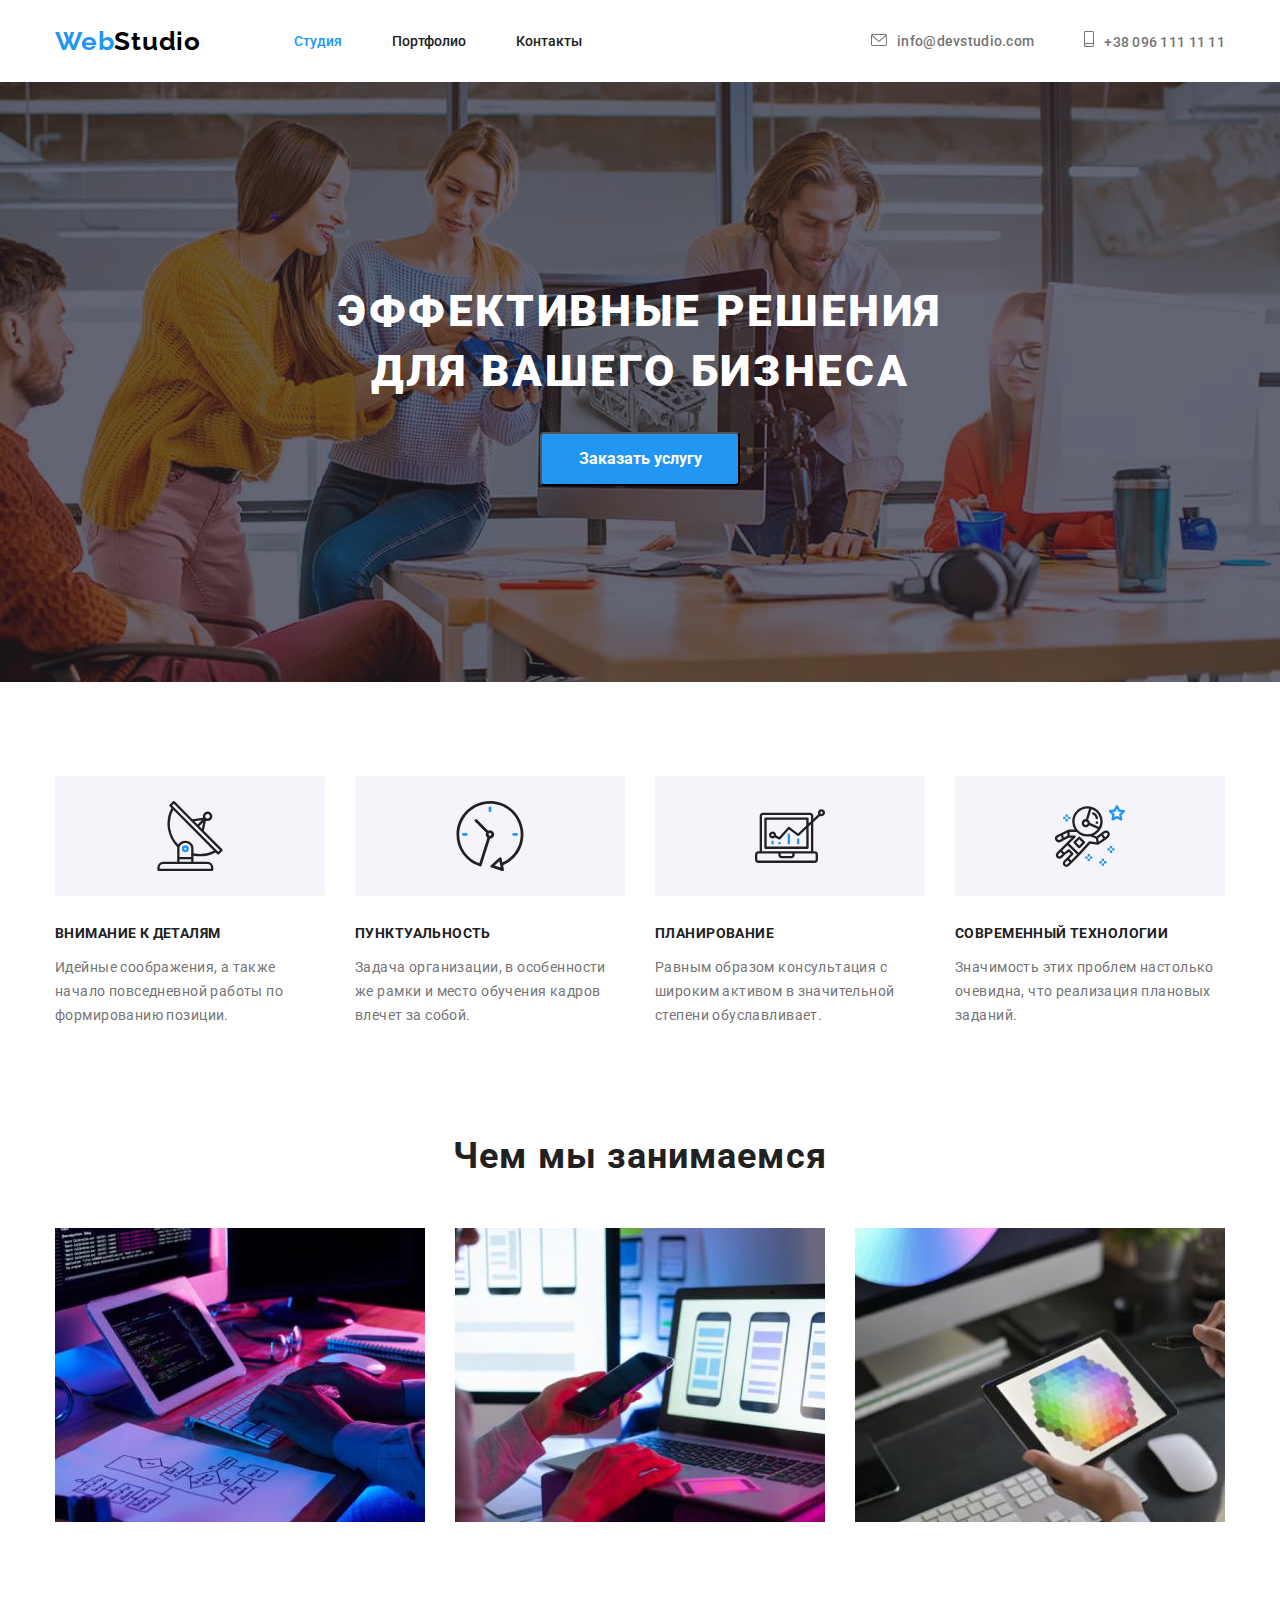
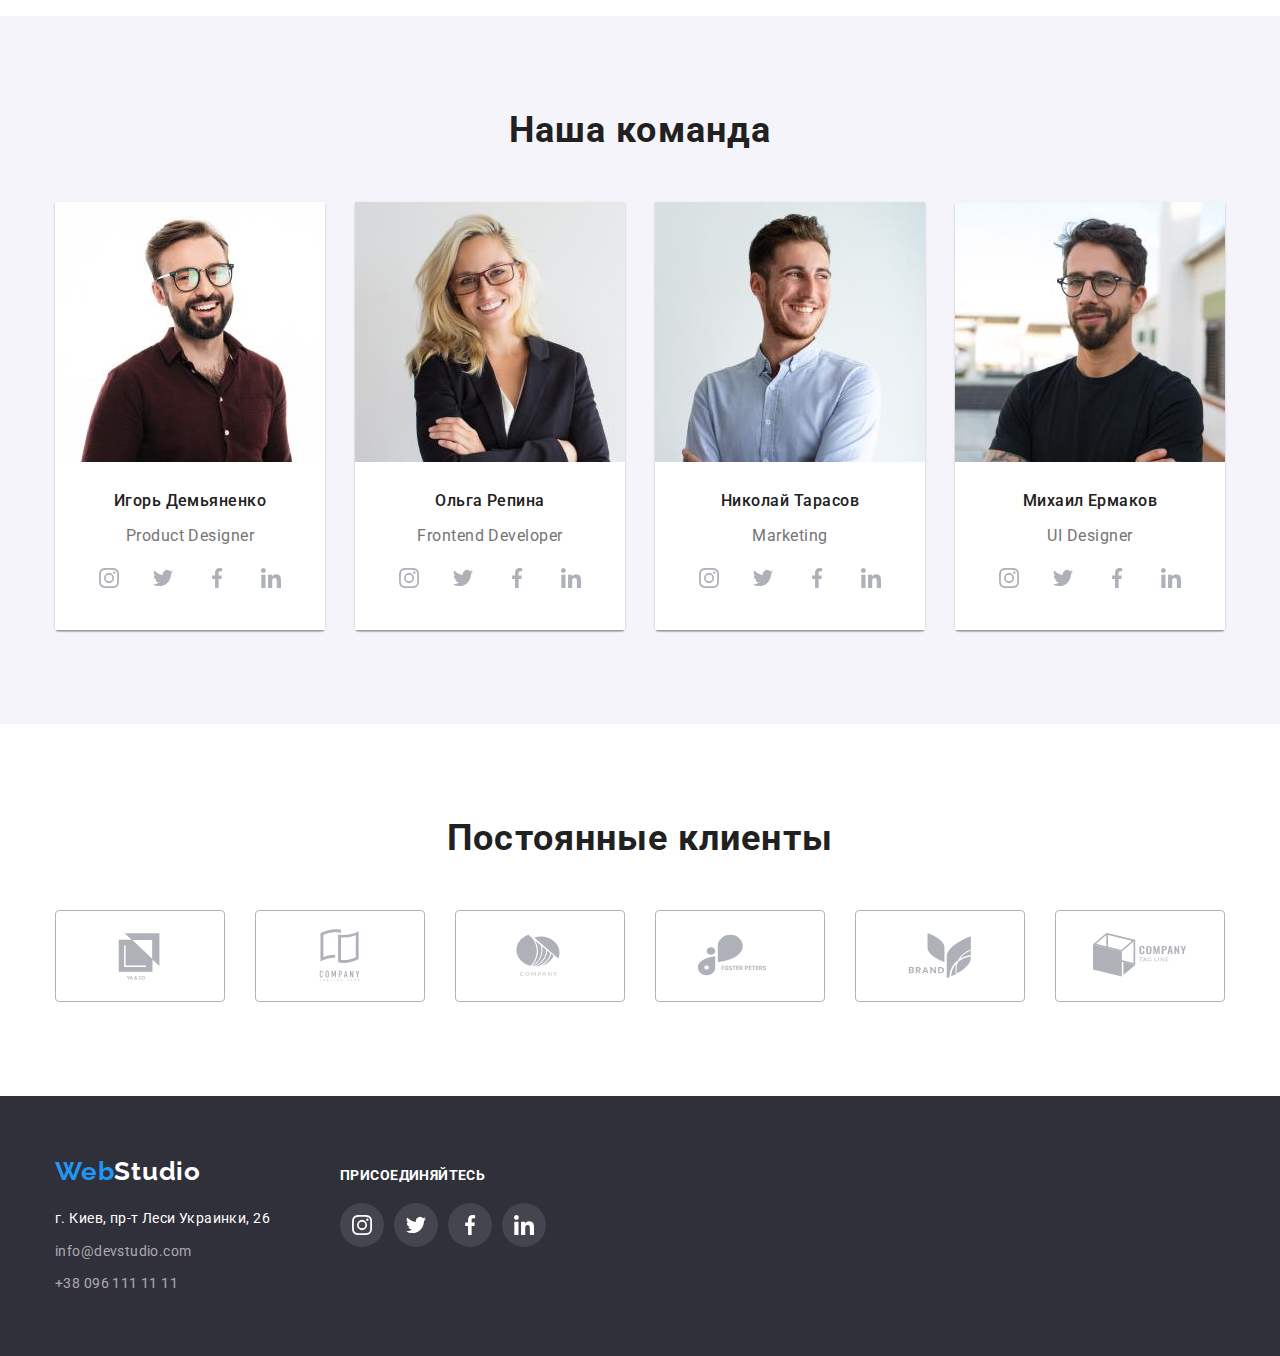
<file: index.html>
<!DOCTYPE html>
<html lang="ru">
  <head>
    <meta charset="UTF-8" />
    <meta http-equiv="X-UA-Compatible" content="IE=edge" />
    <meta name="viewport" content="width=device-width, initial-scale=1.0" />
    <title>Web Studio</title>
    <link
      href="https://fonts.googleapis.com/css2?family=Raleway:wght@700&family=Roboto:wght@400;500;700;900&display=swap"
      rel="stylesheet"
    />
    <link
      rel="stylesheet"
      href="https://cdnjs.cloudflare.com/ajax/libs/modern-normalize/1.0.0/modern-normalize.min.css"
    />
    <link rel="stylesheet" href="css/styles.css" />
  </head>

  <body>
    <header>
      <!--Navbar-->
      <div class="container main-nav">
        <nav class="navbar">
          <a class="logo" href=".index.html"><span>Web</span>Studio</a>

          <ul class="menu-nav list">
            <li class="item">
              <a href="./index.html" class="link current">Студия</a></li>
            <li class="item">
              <a href="./portfolio.html" class="link">Портфолио</a></li>
            <li class="item">
              <a href="#" class="link">Контакты</a></li>
          </ul>
        </nav>
        <ul class="auth-nav list">
          <li class="item">
            <a href="mailto:info@devstudio.com" class="link-contacts">
              <svg  class="link-icon" width="16px" height="12px">
              <use href="./images/icons.svg#icon-envelope"></use>
            </svg>info@devstudio.com</a>
          </li>

          <li class="item">
            <a href="tel:+380961111111" class="link-contacts">
              <svg class="link-icon"  width="10px" height="16px">
              <use href="./images/icons.svg#icon-smartphone"></use>
            </svg>+38 096 111 11 11</a>
          </li>
        </ul>
      </div>
    </header>

    <main>
      <!--Hero-->

      <section class="hero">
        <h1 class="hero-title">Эффективные решения для вашего бизнеса</h1>
        <button class="button" type="button">Заказать услугу</button>
      </section>

      <!--Особенности-->
      <section class="section">
        <div class="container">
          <ul class="section-menu list">
            <li class="item">
              <div class="menu-icon">
                <svg class="icon" width="70px" height="70px">
                  <use xlink:href="./images/icons.svg#icon-antenna"></use>
                </svg>
              </div>
              <h3 class="section-title">Внимание к деталям</h3>
              <p class="section-text">
                Идейные соображения, а также начало повседневной работы по формированию позиции.
              </p>
            </li>

            <li class="item">
              <div class="menu-icon">
                <svg class="icon" width="70px" height="70px">
                  <use xlink:href="./images/icons.svg#icon-clock"></use>
                </svg>
              </div>
              <h3 class="section-title">Пунктуальность</h3>
              <p class="section-text">
                Задача организации, в особенности же рамки и место обучения кадров влечет за собой.
              </p>
            </li>

            <li class="item">
              <div class="menu-icon">
                <svg class="icon" width="70px" height="70px">
                  <use xlink:href="./images/icons.svg#icon-diagram"></use>
                </svg>
              </div>
              <h3 class="section-title">Планирование</h3>
              <p class="section-text">
                Равным образом консультация с широким активом в значительной степени обуславливает.
              </p>
            </li>

            <li class="item">
              <div class="menu-icon">
                <svg class="icon" width="70px" height="70px">
                  <use xlink:href="./images/icons.svg#icon-astronaut"></use>
                </svg>
              </div>
              <h3 class="section-title">Современный технологии</h3>
              <p class="section-text">Значимость этих проблем настолько очевидна, что реализация плановых заданий.</p>
            </li>
          </ul>
        </div>
      </section>

      <!--Чем мы занимаемся-->
      <section class="section-work">
        <div class="container">
          <h2 class="container-title">Чем мы занимаемся</h2>
          <ul class="work-list">
            <li class="item"><img src="images/work1.jpg" alt="work1" width="370" /></li>
            <li class="item"><img src="images/work2.jpg" alt="work2" width="370" /></li>
            <li class="item"><img src="images/work3.jpg" alt="work3" width="370" /></li>
          </ul>
        </div>
      </section>

      <!--Наша команда-->
      <section class="gallery-list">
        <div class="container">
          <h2 class="container-title gallery">Наша команда</h2>

          <ul class="card-list list">
            <li class="item">
              <article class="card">
                <div class="card-thumb">
                  <img src="images/team1-desk.jpg" alt="Игорь Демьяненко" width="270" />
                </div>
                <div class="card-gallery">
                  <h3 class="card-title">Игорь Демьяненко</h3>
                  <p class="card-text">Product Designer</p>
                
                  <ul class="social-links list">
                    <li class="social-link">
                      <a href="" class="social-icon">
                        <svg width="44px" height="44px">
                          <use href="./images/icons.svg#icon-instagram"></use>
                        </svg>
                      </a>
                    </li>
                    <li class="social-link">
                      <a href="" class="social-icon">
                        <svg width="44px" height="44px">
                          <use href="./images/icons.svg#icon-twitter"></use>
                        </svg>
                      </a>
                    </li>
                    <li class="social-link">
                      <a href="" class="social-icon">
                        <svg width="44px" height="44px">
                          <use href="./images/icons.svg#icon-facebook"></use>
                        </svg>
                      </a>
                    </li>
                    <li class="social-link">
                      <a href="" class="social-icon">
                        <svg width="44px" height="44px">
                          <use xlink:href="./images/icons.svg#icon-linkedin"></use>
                        </svg>
                      </a>
                    </li>
                  </ul>
                </div>
              </article>
            </li>

            <li class="item">
              <article class="card">
                <div class="card-thumb">
                  <img src="images/team2-desk.jpg" alt="Ольга Репина" width="270" />
                </div>
                <div class="card-gallery">
                  <h3 class="card-title">Ольга Репина</h3>
                  <p class="card-text">Frontend Developer</p>
                
                  <ul class="social-links">
                    <li class="social-link list">
                      <a href="" class="social-icon">
                        <svg class="icon" width="44px" height="44px">
                          <use href="./images/icons.svg#icon-instagram"></use>
                        </svg>
                      </a>
                    </li>
                    <li class="social-link list">
                      <a href="" class="social-icon">
                        <svg class="icon" width="44px" height="44px">
                          <use href="./images/icons.svg#icon-twitter"></use>
                        </svg>
                      </a>
                    </li>
                    <li class="social-link list">
                      <a href="" class="social-icon">
                        <svg class="icon" width="44px" height="44px">
                          <use href="./images/icons.svg#icon-facebook"></use>
                        </svg>
                      </a>
                    </li>
                    <li class="social-link list">
                      <a href="" class="social-icon">
                        <svg class="icon" width="44px" height="44px">
                          <use xlink:href="./images/icons.svg#icon-linkedin"></use>
                        </svg>
                      </a>
                    </li>
                  </ul>
                </div>
              </article>
            </li>

            <li class="item">
              <article class="card">
                <div class="card-thumb">
                  <img src="images/team3-desk.jpg" alt="Николай Тарасов" width="270" />
                </div>
                <div class="card-gallery">
                  <h3 class="card-title">Николай Тарасов</h3>
                  <p class="card-text">Marketing</p>
                
                  <ul class="social-links">
                    <li class="social-link list">
                      <a href="" class="social-icon">
                        <svg class="icon" width="44px" height="44px">
                          <use href="./images/icons.svg#icon-instagram"></use>
                        </svg>
                      </a>
                    </li>
                    <li class="social-link list">
                      <a href="" class="social-icon">
                        <svg class="icon" width="44px" height="44px">
                          <use href="./images/icons.svg#icon-twitter"></use>
                        </svg>
                      </a>
                    </li>
                    <li class="social-link list">
                      <a href="" class="social-icon">
                        <svg class="icon" width="44px" height="44px">
                          <use href="./images/icons.svg#icon-facebook"></use>
                        </svg>
                      </a>
                    </li>
                    <li class="social-link list">
                      <a href="" class="social-icon">
                        <svg class="icon" width="44px" height="44px">
                          <use href="./images/icons.svg#icon-linkedin"></use>
                        </svg>
                      </a>
                    </li>
                  </ul>
                </div>
              </article>
            </li>

            <li class="item">
              <article class="card">
                <div class="card-thumb">
                  <img src="images/team4-desk.jpg" alt="Михаил Ермаков" width="270" />
                </div>
                <div class="card-gallery">
                  <h3 class="card-title">Михаил Ермаков</h3>
                  <p class="card-text">UI Designer</p>
                
                  <ul class="social-links">
                    <li class="social-link list">
                      <a href="" class="social-icon">
                        <svg class="icon" width="44px" height="44px">
                          <use href="./images/icons.svg#icon-instagram"></use>
                        </svg>
                      </a>
                    </li>
                    <li class="social-link list">
                      <a href="" class="social-icon">
                        <svg class="icon" width="44px" height="44px">
                          <use href="./images/icons.svg#icon-twitter"></use>
                        </svg>
                      </a>
                    </li>
                    <li class="social-link list">
                      <a href="" class="social-icon">
                        <svg class="icon" width="44px" height="44px">
                          <use href="./images/icons.svg#icon-facebook"></use>
                        </svg>
                      </a>
                    </li>
                    <li class="social-link list">
                      <a href="" class="social-icon">
                        <svg class="icon" width="44px" height="44px">
                          <use xlink:href="./images/icons.svg#icon-linkedin"></use>
                        </svg>
                      </a>
                    </li>
                  </ul>
                </div>
              </article>
            </li>
          </ul>
        </div>
      </section>

      <!--Постоянные клиенты-->
      <section class="clients-section">
        <div class="container">
          <h2 class="container-title">Постоянные клиенты</h2>

          <ul class="clients-list">
            <li class="clients-item">
              <a href="" class="clients-icon">
                <svg widht="106px" height="60px">
                  <use href="./images/icons.svg#icon-Logo1"></use>
                </svg>
              </a>
            </li>

            <li class="clients-item">
              <a href="" class="clients-icon">
                <svg widht="106px" height="60px">
                  <use href="./images/icons.svg#icon-Logo2"></use>
                </svg>
              </a>
            </li>

            <li class="clients-item">
              <a href="" class="clients-icon">
                <svg widht="106px" height="60px">
                  <use href="./images/icons.svg#icon-Logo3"></use>
                </svg>
              </a>
            </li>

            <li class="clients-item">
              <a href="" class="clients-icon">
                <svg widht="106px" height="60px" >
                  <use href="./images/icons.svg#icon-Logo4"></use>
                </svg>
              </a>
            </li>

            <li class="clients-item">
              <a href="" class="clients-icon">
                <svg widht="106px" height="60px">
                  <use href="./images/icons.svg#icon-Logo5"></use>
                </svg>
              </a>
            </li>

            <li class="clients-item">
              <a href="" class="clients-icon">
                <svg class="icon" widht="106px" height="60px">
                  <use href="./images/icons.svg#icon-Logo6"></use>
                </svg>
              </a>
            </li>
          </ul>
        </div>
      </section>
    </main>

    <!--Футер-->
    <footer class="footer-hero">
      <div class="container">
        <div class="col">
          <a href="./index.html" class="logo-footer"><span>Web</span>Studio</a>
          <address>г. Киев, пр-т Леси Украинки, 26</address>
          <ul class="auth-footer list">
            <li class="item">
              <a href="mailto:info@devstudio.com" class="auth-link">info@devstudio.com</a>
            </li>
            <li class="item">
              <a href="tel:+380961111111" class="auth-link">+38 096 111 11 11</a>
            </li>
          </ul>
        </div>

        <div class="col">
          <h2 class="footer-title">Присоединяйтесь</h2>

          <ul class="footer-list">

            <li class="footer-item">
              <a href="" class="footer-icon">
                <svg  width="44px" height="44px">
                  <use href="./images/icons.svg#icon-instagram"></use>
                </svg>
              </a>
            </li>
            <li class="footer-item">
              <a href="" class="footer-icon">
                <svg width="44px" height="44px">
                  <use href="./images/icons.svg#icon-twitter"></use>
                </svg>
              </a>
            </li>
            <li class="footer-item">
              <a href="" class="footer-icon">
                <svg width="44px" height="44px">
                  <use href="./images/icons.svg#icon-facebook"></use>
                </svg>
              </a>
            </li>
            <li class="footer-item">
              <a href="" class="footer-icon">
                <svg width="44px" height="44px">
                  <use href="./images/icons.svg#icon-linkedin"></use>
                </svg>
              </a>
            </li>
          </ul>
        </div>
      </div>
    </footer>
  </body>
</html>
</file>
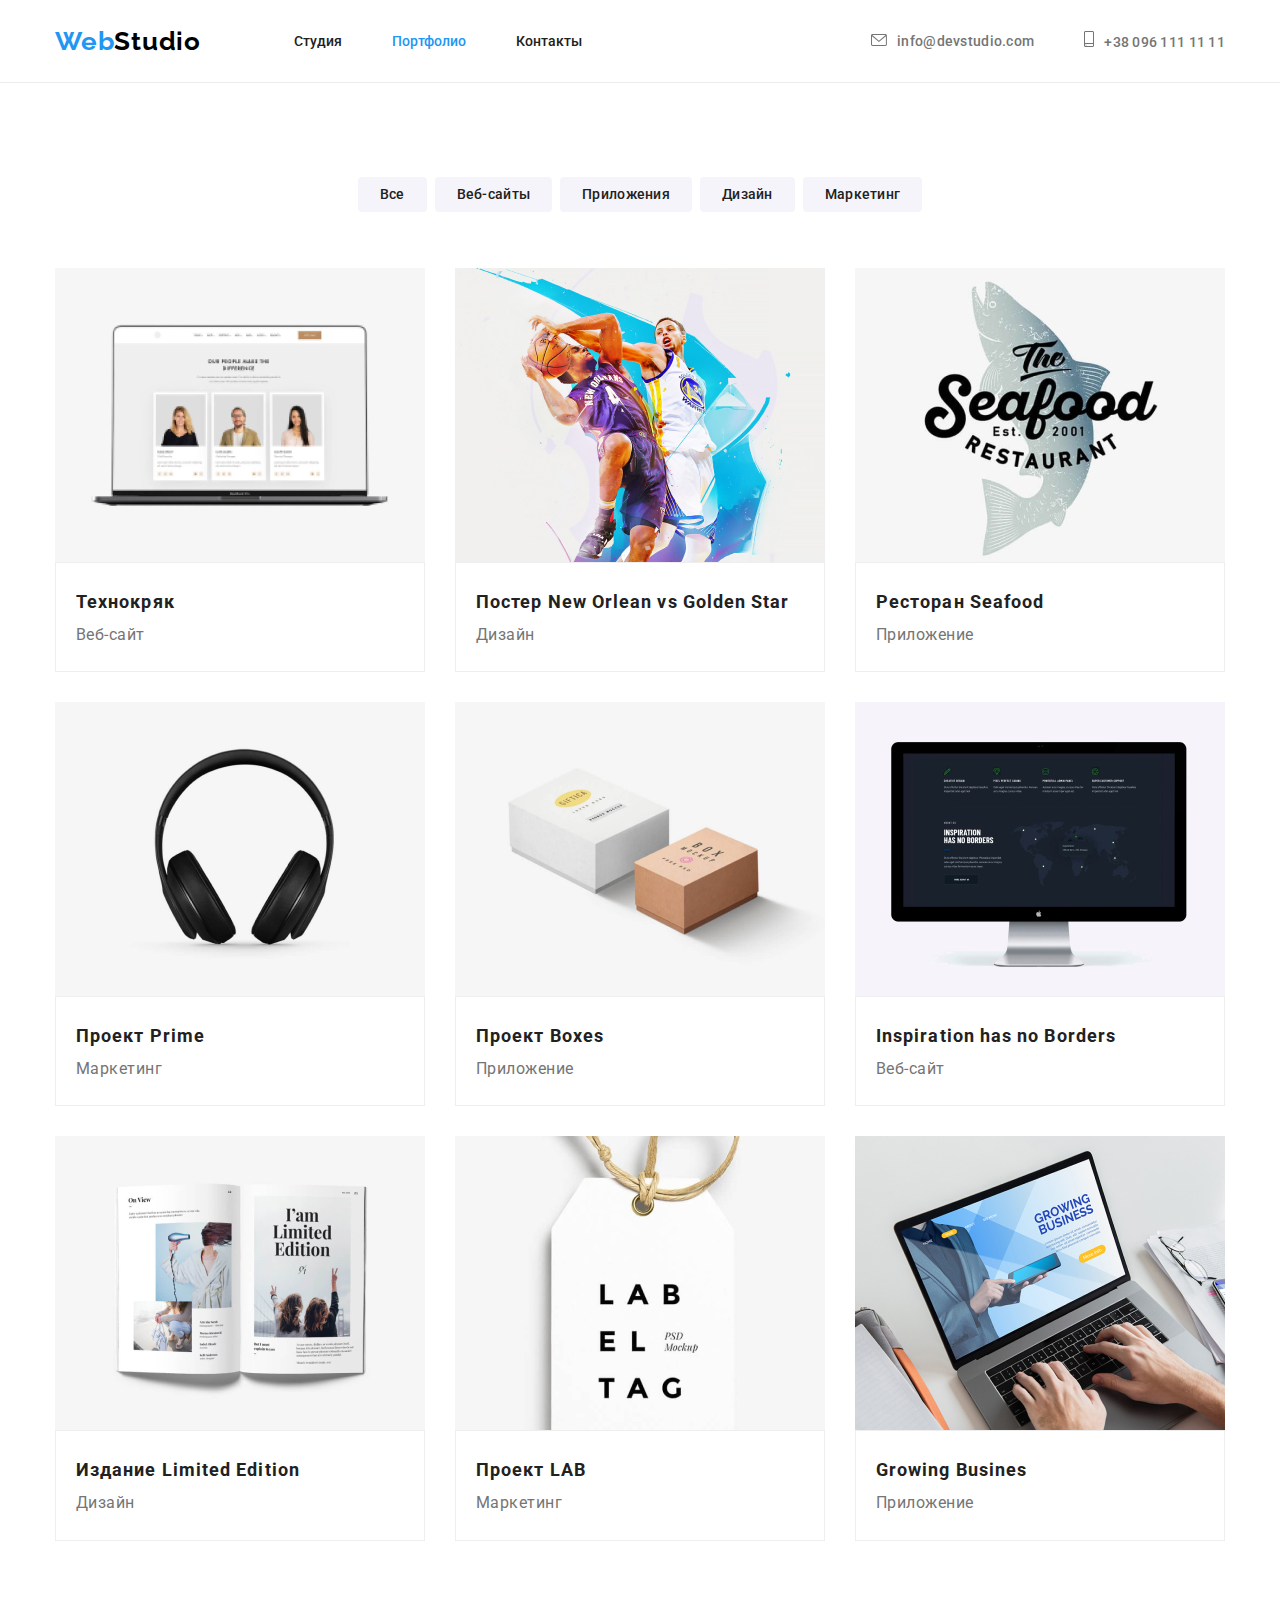
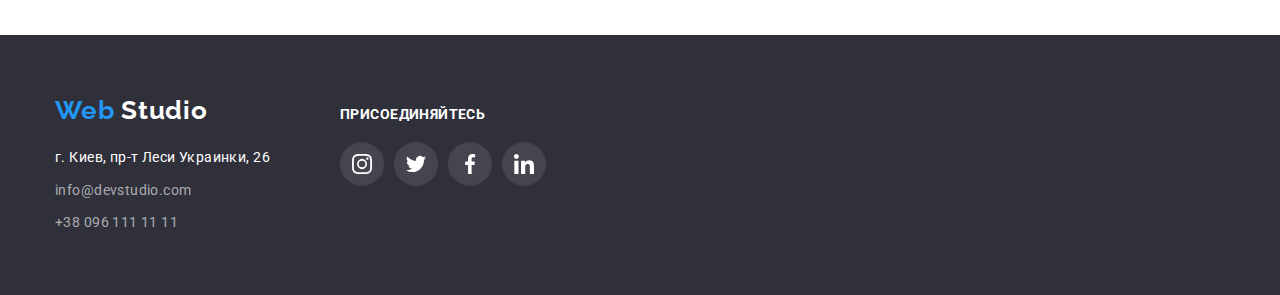
<file: portfolio.html>
<!DOCTYPE html>
<html lang="ru">
  <head>
    <meta charset="UTF-8" />
    <meta http-equiv="X-UA-Compatible" content="IE=edge" />
    <meta name="viewport" content="width=device-width, initial-scale=1.0" />
    <title>Portfolio</title>
    <link
      href="https://fonts.googleapis.com/css2?family=Raleway:wght@700&family=Roboto:wght@400;500;700;900&display=swap"
      rel="stylesheet"
    />
    <link
      rel="stylesheet"
      href="https://cdnjs.cloudflare.com/ajax/libs/modern-normalize/1.0.0/modern-normalize.min.css"
    />
    <link rel="stylesheet" href="css/styles.css" />
  </head>

  <body>
    <!--Navbar-->
    <header class="header">
      <div class="container">
        <nav class="navbar">
          <a class="logo" href=".index.html"><span>Web</span>Studio</a>

          <ul class="menu-nav list">
            <li class="item">
              <a href="./index.html" class="link">Студия</a>
            </li>
            <li class="item">
              <a href="./portfolio.html" class="link current">Портфолио</a>
            </li>
            <li class="item">
              <a href="#" class="link">Контакты</a>
            </li>
          </ul>

          <ul class="auth-nav list">
            <li class="item">
              <a href="mailto:info@devstudio.com" class="link-contacts">
                <svg class="link-icon" width="16px" height="12px">
                <use href="./images/icons.svg#icon-envelope"></use>
              </svg>info@devstudio.com</a>
            </li>

            <li class="item">  
              <a href="tel:+380961111111" class="link-contacts">
                <svg  class="link-icon" width="10px" height="16px">
                <use href="./images/icons.svg#icon-smartphone"></use>
              </svg>+38 096 111 11 11</a></li>
          </ul>
        </nav>
      </div>
    </header>

    <main>
      <!--Portfolio-->
      <section class="portfolio">
        <div class="container">
          
          <!--Filters portfolio-->
          <ul class="portfolio-nav list">
            <li class="item">
              <button class="port-button" type="button">Все</button>
            </li>
            <li class="item">
              <button class="port-button" type="button">Веб-сайты</button>
            </li>
            <li class="item">
              <button class="port-button" type="button">Приложения</button>
            </li>
            <li class="item">
              <button class="port-button" type="button">Дизайн</button>
            </li>
            <li class="item">
              <button class="port-button" type="button">Маркетинг</button>
            </li>
          </ul>
        
          <!--Project portfolio-->

        
          <ul class="card-set">
            <li class="item">
              <a href="#" class="card">
                <div class="card-thumb">
                  <img src="images/tehno.jpg" alt="Ноут" width="370" />
                </div>
                <div class="card-content">
                  <h3 class="portfolio-title">Технокряк</h3>
                  <p class="portfolio-text">Веб-сайт</p>
                </div>
              </a>
            </li>

            <li class="item">
              <a href="#" class="card">
                <div class="card-thumb">
                  <img src="images/poster.jpg" alt="Постер" width="370" />
                </div>
                <div class="card-content">
                  <h3 class="portfolio-title">Постер New Orlean vs Golden Star</h3>
                  <p class="portfolio-text">Дизайн</p>
                </div>
              </a>
            </li>

            <li class="item">
              <a href="#" class="card">
                <div class="card-thumb">
                  <img src="images/restoran.jpg" alt="Ресторан" width="370" />
                </div>
                <div class="card-content">
                  <h3 class="portfolio-title">Ресторан Seafood</h3>
                  <p class="portfolio-text">Приложение</p>
                </div>
              </a>
            </li>

            <li class="item">
              <a href="#" class="card">
                <div class="card-thumb">
                  <img src="images/prime.jpg" alt="Наушники" width="370" />
                </div>
                <div class="card-content">
                  <h3 class="portfolio-title">Проект Prime</h3>
                  <p class="portfolio-text">Маркетинг</p>
                </div>
              </a>
            </li>

            <li class="item">
              <a href="#" class="card">
                <div class="card-thumb">
                  <img src="images/box.jpg" alt="Коробки" width="370" />
                </div>
                <div class="card-content">
                  <h3 class="portfolio-title">Проект Boxes</h3>
                  <p class="portfolio-text">Приложение</p>
                </div>
              </a>
            </li>

            <li class="item">
              <a href="#" class="card">
                <div class="card-thumb">
                  <img src="images/border.jpg" alt="Компьютер" width="370" />
                </div>
                <div class="card-content">
                  <h3 class="portfolio-title">Inspiration has no Borders</h3>
                  <p class="portfolio-text">Веб-сайт</p>
                </div>
              </a>
            </li>

            <li class="item">
              <a href="#" class="card">
                <div class="card-thumb">
                  <img src="images/edit.jpg" alt="Издание" width="370" />
                </div>
                <div class="card-content">
                  <h3 class="portfolio-title">Издание Limited Edition</h3>
                  <p class="portfolio-text">Дизайн</p>
                </div>
              </a>
            </li>

            <li class="item">
              <a href="#" class="card">
                <div class="card-thumb">
                  <img src="images/lab.jpg" alt="Проект" width="370" />
                </div>
                <div class="card-content">
                  <h3 class="portfolio-title">Проект LAB</h3>
                  <p class="portfolio-text">Маркетинг</p>
                </div>
              </a>
            </li>

            <li class="item">
              <a href="#" class="card">
                <div class="card-thumb">
                  <img src="images/business.jpg" alt="Бизнес" width="370" />
                </div>
                <div class="card-content">
                  <h3 class="portfolio-title">Growing Busines</h3>
                  <p class="portfolio-text">Приложение</p>
                </div>
              </a>
            </li>
          </ul>
        </div>
      </section>
    </main>

    <!--Footer-->
    <footer class="footer-hero">
      <div class="container">
        <div class="col">
          <a href="./index.html" class="logo-footer"><span>Web</span> Studio</a>
          <address>г. Киев, пр-т Леси Украинки, 26</address>
          
          <ul class="auth-footer list">
            <li class="item">
              <a href="mailto:info@devstudio.com" class="auth-link">info@devstudio.com</a></li>
            <li class="item">
              <a href="tel:+380961111111" class="auth-link">+38 096 111 11 11</a></li>
          </ul>
        </div>
        <div class="col">
          <h2 class="footer-title">Присоединяйтесь</h2>

          <ul class="footer-list">
            <li class="footer-item">
              <a href="" class="footer-icon">
                <svg width="44px" height="44px">
                  <use href="./images/icons.svg#icon-instagram"></use>
                </svg>
              </a>
            </li>
            <li class="footer-item">
              <a href="" class="footer-icon">
                <svg width="44px" height="44px">
                  <use href="./images/icons.svg#icon-twitter"></use>
                </svg>
              </a>
            </li>
            <li class="footer-item">
              <a href="" class="footer-icon">
                <svg width="44px" height="44px">
                  <use href="./images/icons.svg#icon-facebook"></use>
                </svg>
              </a>
            </li>
            <li class="footer-item">
              <a href="" class="footer-icon">
                <svg width="44px" height="44px">
                  <use xlink:href="./images/icons.svg#icon-linkedin"></use>
                </svg>
              </a>
            </li>
          </ul>
        </div>
      </div>
    </footer>
  </body>
</html>
</file>
<file: css/styles.css>
:root {
  --text-primary: #212121;
  --text-secondary: #757575;

  --color-black: #000;
  --color-white: #ffffff;
  --color-accent: #2196f3;
  --color-icon: #AFB1B8;

  --color-dark-bg: #2f303a;
  --color-light-bg: #f5f4fa;

  --card-gap: 30px;

  --card-shadow: 0px 2px 1px 0px rgba(0, 0, 0, 0.2), 0px 1px 1px 0px rgba(0, 0, 0, 0.14),
    0px 1px 3px 0px rgba(0, 0, 0, 0.12);
}
body {
  font-family: "Roboto", sans-serif;
  color: var(--text-secondary);
  background-color: var(--color-white);
}
section {
  padding-bottom: 94px;
}
.container {
  width: 1200px;
  padding-left: 15px;
  padding-right: 15px;

  margin-left: auto;
  margin-right: auto;
}

element.style {
  text-align: center;
}

*,
*::before,
*::after {
  box-sizing: border-box;
}

a {
  text-decoration: none;
}

a:focus {
  outline: none;
}

p {
  display: block;
}

img {
  display: block;
  max-width: 100%;
  height: auto;
}

ul {
  list-style: none;
  padding: 0;
  margin: 0;
}

.list {
  list-style: none;
  display: inline-block;
}

/*Logo*/
.logo,
.logo-footer {
  font-family: "Raleway";
  font-weight: 700;
  font-size: 26px;
  line-height: 1.19;
  letter-spacing: 0.03em;
}

.logo {
  color: var(--color-black);
  margin-right: 93px;
}

.logo-footer {
  color: var(--color-white);
}

.logo > span,
.logo-footer > span {
  color: var(--color-accent);
}

/* Navbar*/
.navbar {
  display: flex;
  align-items: center;
}

/*Main nav*/
.main-nav {
  display: flex;
  align-items: center;
}

/*Menu*/
.menu-nav {
  display: flex;
  align-items: center;
  color: var(--text-primary);
}
.menu-nav .item{
  display: block;
  padding-top: 32px;
  padding-bottom: 32px;
}

.menu-nav .link {
  position: relative;

  font-size: 14px;
  font-weight: 500;
  line-height: 1.17;
  color: inherit;
}


.menu-nav .item + .item {
  margin-left: 50px;
}

.menu-nav .link.current {
  color: var(--color-accent);
}

.menu-nav .link:hover,
.menu-nav .link:focus{
  stroke: var(--color-accent);
  color: var(--color-accent);
  fill: var(--color-accent);
}

/* Auth*/

.auth-nav {
  display: flex;
  align-items: center;
  margin-left: auto;
  cursor: pointer;
}

.auth-nav .item + .item {
  margin-left: 50px;
}

.link-contacts{
  color:inherit;
  font-size: 14px;
  font-weight: 500;
  line-height: 1.17;
  letter-spacing: 0.02em;
  
}
.link-contacts > .link-icon{
  margin-right: 10px;
  fill: currentColor;
}

.link-contacts:hover,
.link-contacts:focus {
  color: var(--color-accent);
}

.auth-link {
  font-size: 14px;
  line-height: 1.71;
  letter-spacing: 0.03em;
  color: #ffffff99;
}
.auth-footer {
  display: block;
}

.auth-footer > .item {
  margin-bottom: 9px;
}
.auth-footer > .item:last-child {
  margin-bottom: 0;
}

/*Hero*/
.hero {
  max-width: 1600px;
  height: 600px;
  margin-left: auto;
  margin-right: auto;
  padding: 200px 0;

  background-color: var(--color-dark-bg);
  background-image: linear-gradient(rgba(47, 48, 58, 0.4), rgba(47, 48, 58, 0.4)), url("../images/fon.jpg");
  background-repeat: no-repeat;
  background-position: center;
  background-size: cover;

  text-align: center;
}

.hero-title {
  width: 696px;
  color: var(--color-white);
  font-size: 44px;
  font-weight: 900;
  line-height: 1.36;
  letter-spacing: 0.06em;

  text-transform: uppercase;
  margin-left: auto;
  margin-right: auto;

  margin-top: 0;
  margin-bottom: var(--card-gap);
}

/*Button*/

.button {
  background-color: var(--color-accent);
  color: var(--color-white);
  text-decoration: none;
  font-size: 16px;
  font-weight: 700;
  line-height: 1.87;

  text-align: center;

  margin-top: 0;
  padding: 10px 32px;
  border-radius: 4px;
  min-width: 200px;
  box-shadow: 0px 4px 4px 0px, rgba(0, 0, 0, 0.15);
}

.port-button {
  background-color: var(--color-light-bg);
  color: var(--text-primary);
  font-size: 14px;
  font-weight: 500;
  line-height: 1.6;
  letter-spacing: 0.02em;
  text-align: center;
  align-content: center;

  padding: 6px 22px;
  border-radius: 4px;
  border: none;
}

.button,
.port-button {
  cursor: pointer;
  font-family: inherit;
}

/*Section*/

.section-title {
  width: 700;
  font-size: 14px;
  line-height: 1.14;
  letter-spacing: 0.03em;
  color: var(--text-primary);
  text-transform: uppercase;
  margin-top: 30px;
}

.section-text {
  font-size: 14px;
  line-height: 1.71;
  letter-spacing: 0.03em;
  text-align: left;
  color: var(--color-gray);
}
.section-menu {
  display: flex;
  margin-top: 94px;
}

.section-menu > .item {
  margin-right: var(--card-gap);
  width: 270px;
}

.section-menu > .item:last-child {
  margin-right: 0;
}

/*Icon*/
.menu-icon {
  flex-direction: column;
  display: flex;
  align-items:center;
  justify-content: center;
  justify-items: center;
  height: 120px;
  background-color: #f5f4fa;
  border-radius: 4px;
  margin-bottom: 30px;
}

.nav-icon {
  width: 10px;
  height: 16px;
  fill: rgba(117, 117, 117, 1);
}
/*Gallery*/
.gallery-list {
  background: var(--color-light-bg);
  padding-top: 94px;
}

/*Container*/

.container-title {
  font-weight: 700;
  font-style: normal;
  font-size: 36px;
  line-height: 1.166;
  letter-spacing: 0.03em;
  text-align: center;
  color: var(--text-primary);

  margin-top: 0;
  margin-bottom: 50px;
}

/* Client*/

.clients-section {
  margin-top: 94px;
  margin-bottom: 0;
}
.clients-list {
  align-items: center;
  display: flex; 
}

.clients-icon {
  flex-direction: column;
  display: flex;
  align-items:center;
  justify-content: center;
  justify-items: center;

  width: 170px;
  height: 92px;
  border: 1px solid var(--color-icon);
  border-radius: 4px;
  margin-right: 30px;
  cursor: pointer;
}

.clients-item:nth-last-child(6){
  margin-right: 0px;
}

.clients-icon:hover,
.clients-icon:focus {
  border: solid 1px var(--color-accent);
}

.clients-icon svg {
  fill: var(--color-icon);
  width: 106px;
  height: 60px;
}

.clients-icon:hover svg,
.clients-icon:focus svg {
  fill: var(--color-accent);
}

.social-link {
  width: 44px;
  height: 44px;
  margin: 0px;
  display: flex;
  justify-content: center;
}

/*Work*/
.work-list {
  padding: 0;
  margin: 0;
  list-style: none;

  display: flex;

  margin-right: calc(-1 * var(--card-gap));
}

.work-list > .item {
  margin-right: var(--card-gap);
}

.work-list > .item:last-child {
  margin-right: 0;
}

/*Card*/
.card-title {
  margin-bottom: 10px;
  margin-top: 0;

  font-weight: 500;
  font-size: 16px;
  line-height: 1.18;
  letter-spacing: 0.03em;
  color: var(--text-primary);
  text-align: center;
}

.card-text {
  font-size: 16px;
  line-height: 1.18;
  letter-spacing: 0.03em;
  color: var(--text-secondary);

  margin-bottom: 10px;
}

.card-set {
  list-style: none;

  display: flex;
  flex-wrap: wrap;
}

.card-set > .item {
  margin-right: var(--card-gap);
  margin-bottom: var(--card-gap);

  flex-basis: calc((100% - 60px) / 3);
}

.card-set > .item:nth-child(3n) {
  margin-right: 0;
}

.card-set > .item:nth-last-child(-n + 3) {
  margin-bottom: 0;
}
.card-set .card{
  display: block;
}

.card-set .card:hover,
.card-set .card:focus {
  box-shadow: 0px 1px 1px rgba(0, 0, 0, 0.12), 0px 4px 4px rgba(0, 0, 0, 0.06), 1px 4px 6px rgba(0, 0, 0, 0.16);
}

.card-list {
  padding: 0;
  margin: 0;
  list-style: none;
  display: flex;
  margin-right: calc(-1 * var(--card-gap));
}

.card-list > .item {
  box-shadow: 0px 1px 3px rgba(0, 0, 0, 0.12), 0px 1px 1px rgba(0, 0, 0, 0.14), 0px 2px 1px rgba(0, 0, 0, 0.2);
  border-radius: 0px 0px 4px 4px;

  flex-basis: calc (100% / 4 - var(--card-gap));
  margin-right: var(--card-gap);

  background: #ffffff;
}

.card-list > .item:last-child {
  margin-right: 0;
}

.card-content {
  padding: 24px 20px;
  border: 1px solid rgba(238, 238, 238, 1);
}

.card-gallery {
  padding-top: var(--card-gap);
  text-align: center;
  background-color: #fff;
  padding: 30px 32px;
  
}

/*Social*/
.social-links {
  fill: #afb1b8;
  display: flex;
  border-radius: 50%;
  background-color: rgba(255, 255, 255, 0.1);
  align-items: center;
  justify-content: space-between;
  padding: 0;
}
.social-icon {
  width: 44px;
  height: 44px;
  border-radius: 50%;
  fill: var(--color-white);
} 

.social-icon:focus,
.social-icon:hover {
  background-color: var(--color-accent);
}

.social-icon{
  fill: var(--color-icon);
}

.social-icon:focus,
.social-icon:hover{
  fill: var(--color-white);
}

/*Footer*/

.footer-hero {
  background: var(--color-dark-bg);
  padding: 60px 0;
}

.footer-hero .container {
  display: flex;
  align-items: baseline;
}

.footer-hero .col {
  margin-right: 70px;
}

.logo-footer {
  display: block;
  margin-bottom: 20px;
}


address {
  font-style: normal;
  font-size: 14px;
  line-height: 1.7;
  letter-spacing: 0.03em;
  text-align: left;
  color: var(--color-white);

  margin-bottom: 9px;
}

.footer-list {
  display: flex;
}

.footer-title {
  font-weight: bold;
  font-size: 14px;
  line-height: 16px;
  letter-spacing: 0.03em;
  text-transform: uppercase;

  color: var(--color-white);
  margin-top: 0px;
  margin-bottom: 20px;
}

.footer-item{
  display: flex;
  align-items: center;
  justify-content: space-between;
  
  border-radius: 50%;
  background-color: rgba(255, 255, 255, 0.1);
  
}
.footer-item:nth-last-child(-n + 4){
  margin-right: 10px;
}

.footer-icon{
  fill: var(--color-white);
  border-radius: 50%;
  height: 44px;
  width: 44px;
}

.footer-icon:focus,
.footer-icon:hover{
  background-color: var(--color-accent);
}

/*Header*/

.header {
  border-bottom: 1px solid #ececec;
}

/*Portfolio*/

.portfolio-nav {
  display: flex;
  align-items: center;
  margin-bottom: 56px;
  justify-content: center;
}

.portfolio-nav .item + .item {
  margin-left: 8px;
}
.port-button{
  display: block;
}
.port-button:hover,
.port-button:focus {
  background-color: var(--color-accent);
  color: var(--color-white);
  box-shadow: 0px 3px 1px rgba(0, 0, 0, 0.1), 0px 1px 2px rgba(0, 0, 0, 0.08), 0px 2px 2px rgba(0, 0, 0, 0.12);
}

.portfolio {
  padding: 94px 0;
}

.portfolio-title {
  font-size: 18px;
  font-weight: 700;
  line-height: 1.71;
  letter-spacing: 0.06em;
  text-align: left;
  color: var(--text-primary);

  margin-bottom: 4px;
  margin-top: 0;
}

.portfolio-text {
  font-size: 16px;
  line-height: 1.6;
  letter-spacing: 0.03em;
  text-align: left;
  color: var(--text-secondary);
  margin: 0;
}
</file>
